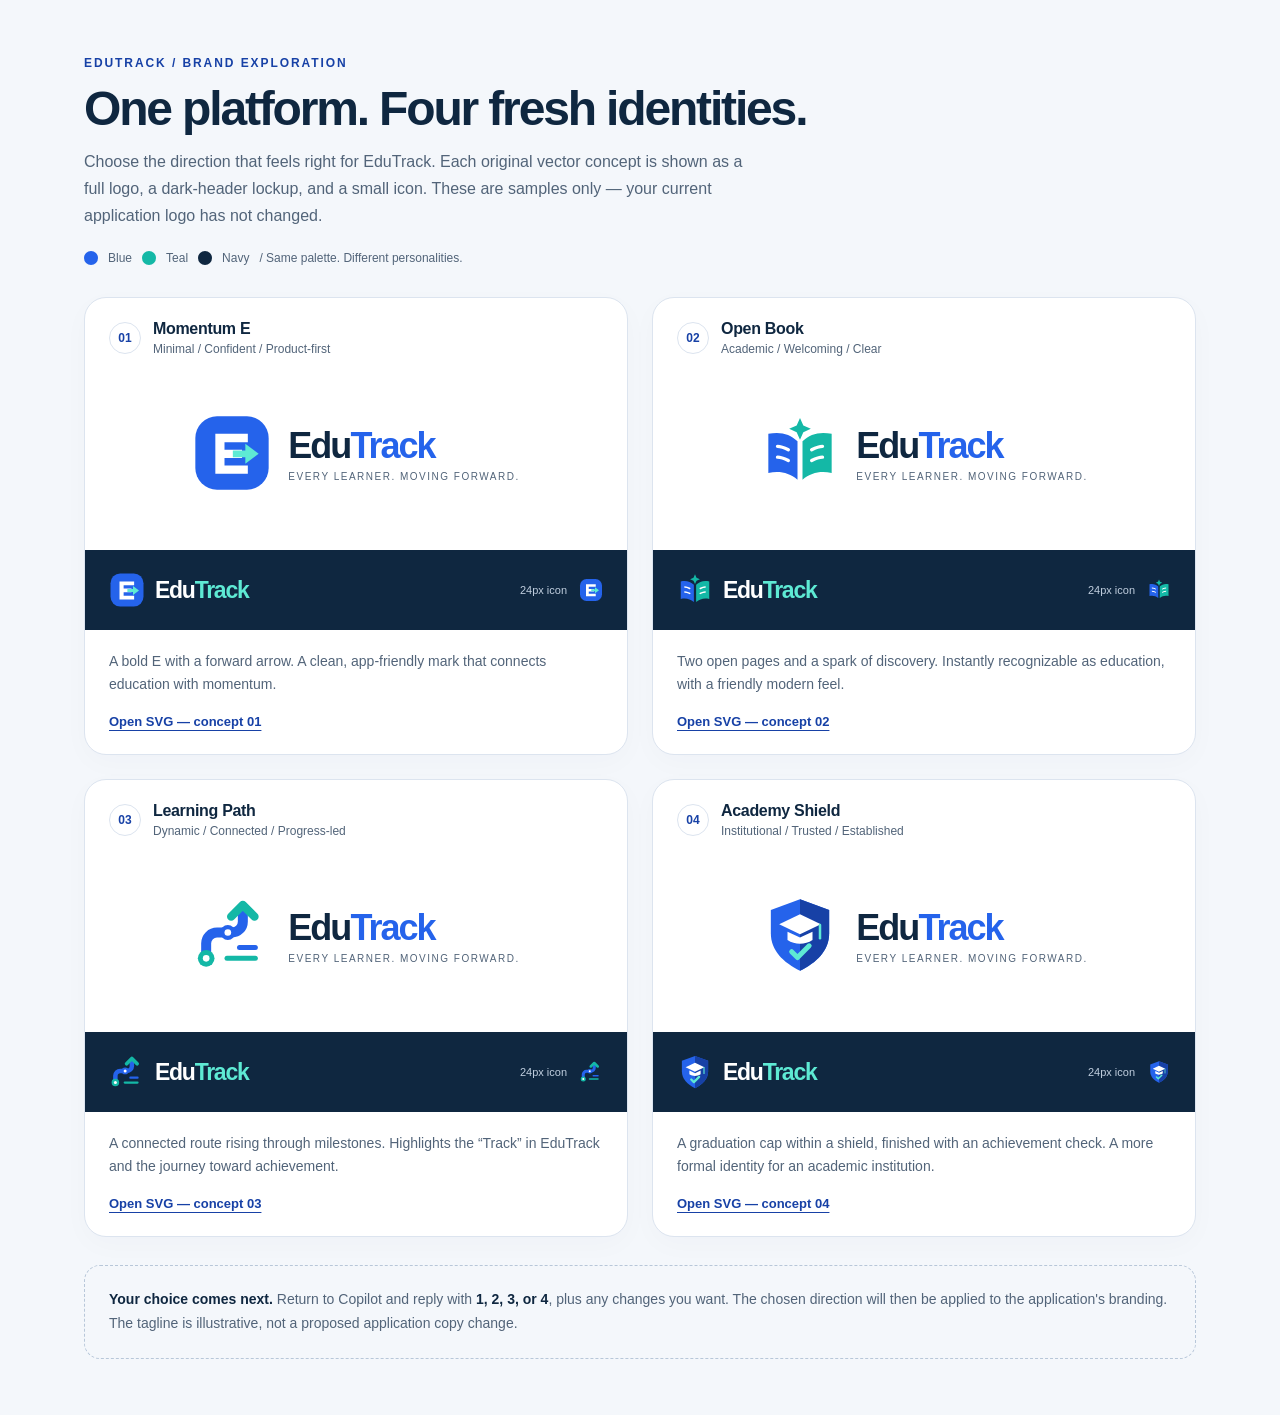
<file: EduTrack.Web/wwwroot/logo-concepts/index.html>
<!DOCTYPE html>
<html lang="en">
<head>
    <meta charset="utf-8">
    <meta name="viewport" content="width=device-width, initial-scale=1">
    <meta name="color-scheme" content="light">
    <title>EduTrack — Logo Concepts</title>
    <style>
        * { box-sizing: border-box; }
        body { margin: 0; background: #f4f7fb; color: #0f2740; font-family: "Segoe UI", Arial, sans-serif; }
        main { max-width: 1160px; margin: auto; padding: 56px 24px; }
        .eyebrow { color: #1741a6; font-size: 12px; font-weight: 700; letter-spacing: .16em; text-transform: uppercase; }
        h1 { margin: 12px 0; font-size: clamp(30px, 5vw, 48px); letter-spacing: -.045em; line-height: 1.12; }
        .intro { max-width: 680px; margin: 0; color: #526479; line-height: 1.7; }
        .palette { display: flex; align-items: center; flex-wrap: wrap; gap: 10px; margin: 22px 0 32px; font-size: 12px; color: #526479; }
        .swatch { display: inline-block; width: 14px; height: 14px; border-radius: 50%; }
        .blue { background: #2563eb; }
        .teal { background: #14b8a6; }
        .navy { background: #0f2740; }
        .grid { display: grid; grid-template-columns: repeat(2, minmax(0, 1fr)); gap: 24px; }
        article { overflow: hidden; background: white; border: 1px solid #dce4ef; border-radius: 22px; box-shadow: 0 8px 28px #0f274006; }
        .card-heading { display: flex; align-items: center; gap: 12px; padding: 22px 24px 0; }
        .number { display: grid; place-items: center; width: 32px; height: 32px; flex: 0 0 auto; border: 1px solid #dce4ef; border-radius: 50%; color: #1741a6; font-size: 12px; font-weight: 700; }
        h2 { margin: 0; font-size: 16px; letter-spacing: -.02em; }
        .category { margin: 4px 0 0; font-size: 12px; color: #526479; }
        .hero { display: flex; align-items: center; justify-content: center; gap: 16px; min-height: 194px; padding: 28px 20px; }
        .hero img { width: 80px; height: 80px; flex: 0 0 auto; }
        .wordmark { font-size: 36px; font-weight: 750; letter-spacing: -.055em; white-space: nowrap; }
        .wordmark span { color: #2563eb; }
        .tagline { margin-top: 4px; color: #526479; font-size: 10px; letter-spacing: .15em; text-transform: uppercase; }
        .dark { display: flex; align-items: center; justify-content: space-between; flex-wrap: wrap; gap: 16px; background: #0f2740; padding: 22px 24px; }
        .compact { display: flex; align-items: center; gap: 10px; }
        .compact img { width: 36px; height: 36px; }
        .compact .wordmark { color: white; font-size: 23px; }
        .compact .wordmark span { color: #5eead4; }
        .micro { display: flex; align-items: center; gap: 12px; color: #c0cede; font-size: 11px; }
        .micro img { width: 24px; height: 24px; }
        .details { padding: 20px 24px 24px; }
        .details p { min-height: 48px; margin: 0 0 14px; color: #526479; font-size: 14px; line-height: 1.65; }
        a { color: #1741a6; font-size: 13px; font-weight: 650; text-underline-offset: 4px; }
        a:hover { color: #0f2740; }
        a:focus-visible { outline: 3px solid #2563eb; outline-offset: 5px; border-radius: 2px; }
        footer { margin-top: 28px; padding: 22px 24px; border: 1px dashed #b8c7d9; border-radius: 16px; color: #526479; font-size: 14px; line-height: 1.7; }
        footer strong { color: #0f2740; }
        @media (max-width: 720px) {
            main { padding: 32px 16px; }
            .grid { grid-template-columns: 1fr; }
            .hero img { width: 64px; height: 64px; }
            .wordmark { font-size: 32px; }
        }
        @media (prefers-reduced-motion: no-preference) {
            article { transition: box-shadow .2s ease; }
            article:hover { box-shadow: 0 12px 34px #0f274012; }
        }
        @media print {
            main { padding: 0; }
            article { break-inside: avoid; box-shadow: none; }
            .dark { print-color-adjust: exact; -webkit-print-color-adjust: exact; }
        }
    </style>
</head>
<body>
    <main>
        <header>
            <div class="eyebrow">EduTrack / Brand exploration</div>
            <h1>One platform. Four fresh identities.</h1>
            <p class="intro">Choose the direction that feels right for EduTrack. Each original vector concept is shown as a full logo, a dark-header lockup, and a small icon. These are samples only — your current application logo has not changed.</p>
            <div class="palette" aria-label="Shared brand palette: blue, teal, and navy">
                <span class="swatch blue" aria-hidden="true"></span> Blue
                <span class="swatch teal" aria-hidden="true"></span> Teal
                <span class="swatch navy" aria-hidden="true"></span> Navy
                <span> / Same palette. Different personalities.</span>
            </div>
        </header>
        <section class="grid" aria-label="Four logo concepts">
            <article aria-labelledby="concept-1">
                <div class="card-heading"><span class="number">01</span><div><h2 id="concept-1">Momentum E</h2><p class="category">Minimal / Confident / Product-first</p></div></div>
                <div class="hero"><img src="momentum-e.svg" alt="Geometric E with a forward arrow"><div><div class="wordmark">Edu<span>Track</span></div><div class="tagline">Every learner. Moving forward.</div></div></div>
                <div class="dark"><div class="compact"><img src="momentum-e.svg" alt=""><span class="wordmark">Edu<span>Track</span></span></div><div class="micro"><span>24px icon</span><img src="momentum-e.svg" alt="Momentum E at 24 pixels"></div></div>
                <div class="details"><p>A bold E with a forward arrow. A clean, app-friendly mark that connects education with momentum.</p><a href="momentum-e.svg" target="_blank" rel="noopener">Open SVG — concept 01</a></div>
            </article>
            <article aria-labelledby="concept-2">
                <div class="card-heading"><span class="number">02</span><div><h2 id="concept-2">Open Book</h2><p class="category">Academic / Welcoming / Clear</p></div></div>
                <div class="hero"><img src="open-book.svg" alt="Blue and teal open book with a learning spark"><div><div class="wordmark">Edu<span>Track</span></div><div class="tagline">Every learner. Moving forward.</div></div></div>
                <div class="dark"><div class="compact"><img src="open-book.svg" alt=""><span class="wordmark">Edu<span>Track</span></span></div><div class="micro"><span>24px icon</span><img src="open-book.svg" alt="Open Book at 24 pixels"></div></div>
                <div class="details"><p>Two open pages and a spark of discovery. Instantly recognizable as education, with a friendly modern feel.</p><a href="open-book.svg" target="_blank" rel="noopener">Open SVG — concept 02</a></div>
            </article>
            <article aria-labelledby="concept-3">
                <div class="card-heading"><span class="number">03</span><div><h2 id="concept-3">Learning Path</h2><p class="category">Dynamic / Connected / Progress-led</p></div></div>
                <div class="hero"><img src="learning-path.svg" alt="Rising track with milestones and an upward arrow"><div><div class="wordmark">Edu<span>Track</span></div><div class="tagline">Every learner. Moving forward.</div></div></div>
                <div class="dark"><div class="compact"><img src="learning-path.svg" alt=""><span class="wordmark">Edu<span>Track</span></span></div><div class="micro"><span>24px icon</span><img src="learning-path.svg" alt="Learning Path at 24 pixels"></div></div>
                <div class="details"><p>A connected route rising through milestones. Highlights the “Track” in EduTrack and the journey toward achievement.</p><a href="learning-path.svg" target="_blank" rel="noopener">Open SVG — concept 03</a></div>
            </article>
            <article aria-labelledby="concept-4">
                <div class="card-heading"><span class="number">04</span><div><h2 id="concept-4">Academy Shield</h2><p class="category">Institutional / Trusted / Established</p></div></div>
                <div class="hero"><img src="academy-shield.svg" alt="Academic shield with a graduation cap and achievement check"><div><div class="wordmark">Edu<span>Track</span></div><div class="tagline">Every learner. Moving forward.</div></div></div>
                <div class="dark"><div class="compact"><img src="academy-shield.svg" alt=""><span class="wordmark">Edu<span>Track</span></span></div><div class="micro"><span>24px icon</span><img src="academy-shield.svg" alt="Academy Shield at 24 pixels"></div></div>
                <div class="details"><p>A graduation cap within a shield, finished with an achievement check. A more formal identity for an academic institution.</p><a href="academy-shield.svg" target="_blank" rel="noopener">Open SVG — concept 04</a></div>
            </article>
        </section>
        <footer><strong>Your choice comes next.</strong> Return to Copilot and reply with <strong>1, 2, 3, or 4</strong>, plus any changes you want. The chosen direction will then be applied to the application's branding. The tagline is illustrative, not a proposed application copy change.</footer>
    </main>
</body>
</html>
</file>
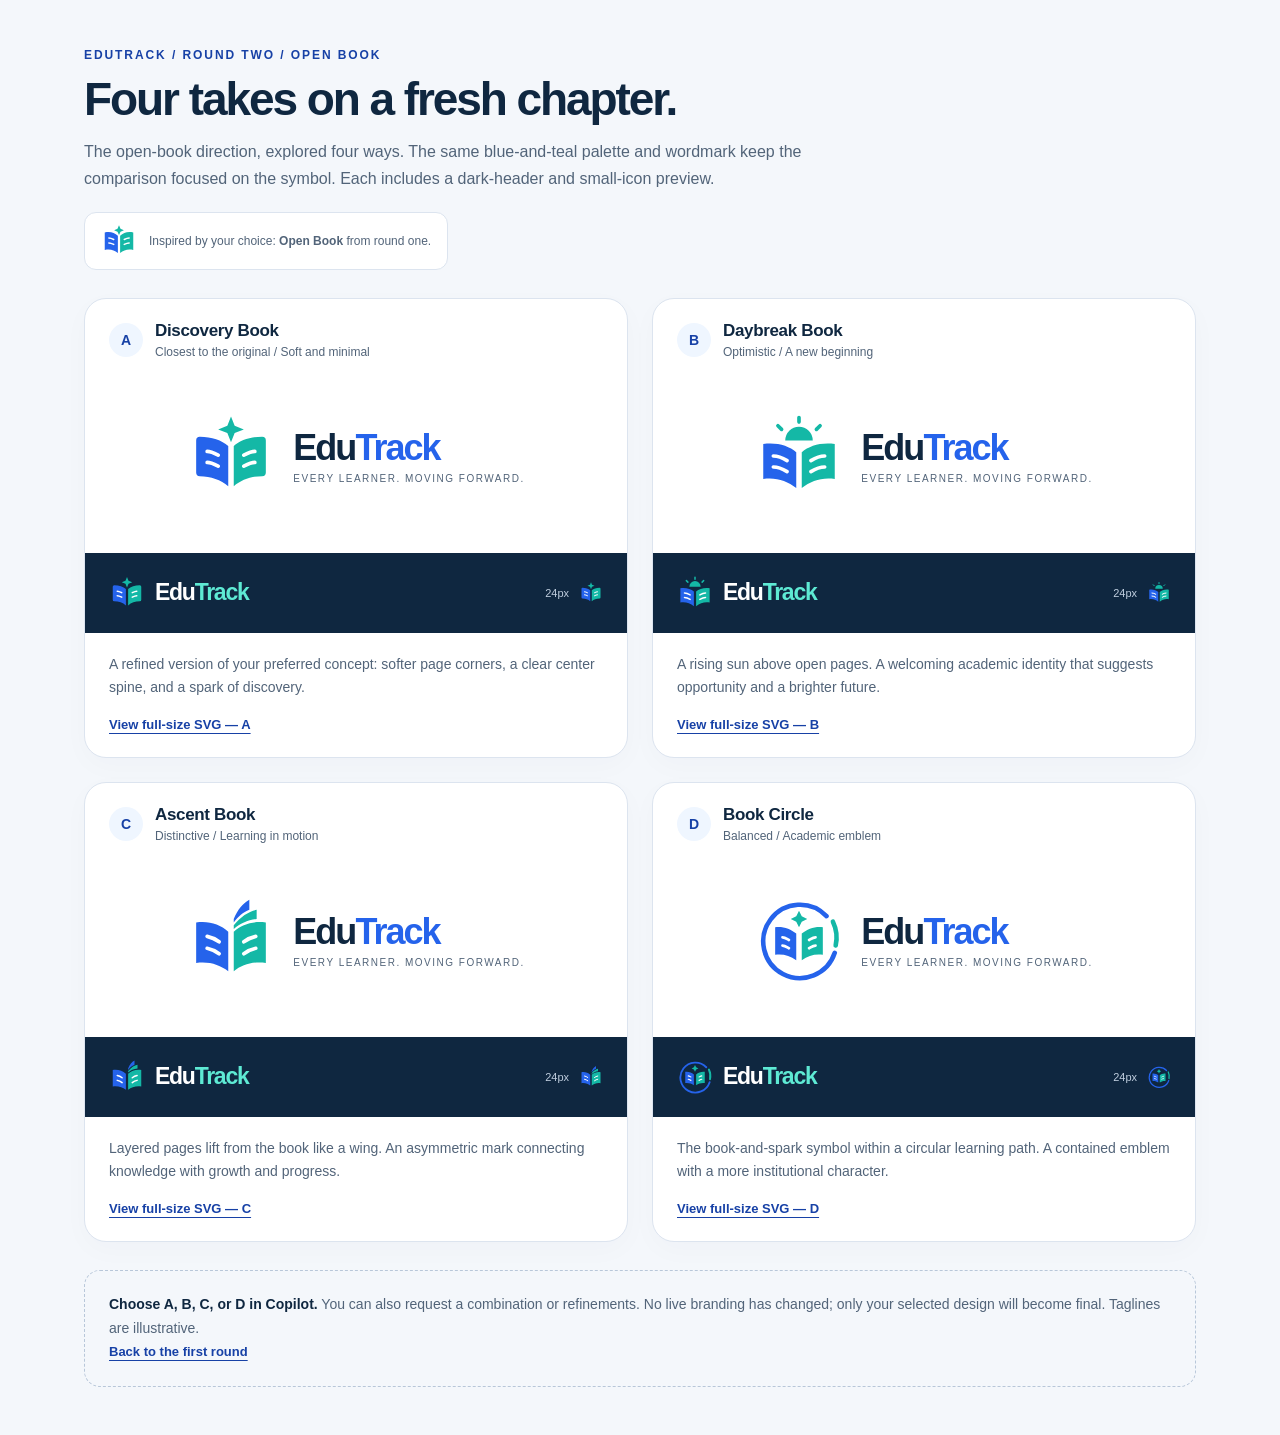
<file: EduTrack.Web/wwwroot/logo-concepts/book-variations/index.html>
<!DOCTYPE html>
<html lang="en">
<head>
    <meta charset="utf-8">
    <meta name="viewport" content="width=device-width, initial-scale=1">
    <meta name="color-scheme" content="light">
    <title>EduTrack — Open Book Logo Variations</title>
    <style>
        * { box-sizing: border-box; }
        body { margin: 0; background: #f4f7fb; color: #0f2740; font-family: "Segoe UI", Arial, sans-serif; }
        main { max-width: 1160px; margin: auto; padding: 48px 24px; }
        .eyebrow { color: #1741a6; font-size: 12px; font-weight: 700; letter-spacing: .16em; text-transform: uppercase; }
        h1 { margin: 12px 0; font-size: clamp(30px, 5vw, 46px); letter-spacing: -.045em; line-height: 1.12; }
        .intro { max-width: 730px; color: #526479; line-height: 1.7; margin: 0 0 20px; }
        .reference { display: inline-flex; align-items: center; gap: 12px; padding: 10px 16px; margin-bottom: 28px; background: white; border: 1px solid #dce4ef; border-radius: 12px; color: #526479; font-size: 12px; }
        .reference img { width: 36px; height: 36px; }
        .grid { display: grid; grid-template-columns: repeat(2, minmax(0, 1fr)); gap: 24px; }
        article { overflow: hidden; background: white; border: 1px solid #dce4ef; border-radius: 22px; box-shadow: 0 8px 28px #0f274006; }
        .heading { display: flex; align-items: center; gap: 12px; padding: 22px 24px 0; }
        .number { display: grid; place-items: center; width: 34px; height: 34px; flex: 0 0 auto; background: #eff6ff; border-radius: 50%; color: #1741a6; font-size: 14px; font-weight: 700; }
        h2 { margin: 0; font-size: 17px; letter-spacing: -.02em; }
        .category { margin: 4px 0 0; font-size: 12px; color: #526479; }
        .hero { display: flex; align-items: center; justify-content: center; gap: 18px; min-height: 194px; padding: 26px 20px; }
        .hero img { width: 88px; height: 88px; flex: 0 0 auto; }
        .wordmark { font-size: 36px; font-weight: 750; letter-spacing: -.055em; white-space: nowrap; }
        .wordmark span { color: #2563eb; }
        .tagline { margin-top: 4px; color: #526479; font-size: 10px; letter-spacing: .15em; text-transform: uppercase; }
        .dark { display: flex; align-items: center; justify-content: space-between; flex-wrap: wrap; gap: 16px; background: #0f2740; padding: 22px 24px; }
        .compact { display: flex; align-items: center; gap: 10px; }
        .compact img { width: 36px; height: 36px; }
        .compact .wordmark { color: white; font-size: 23px; }
        .compact .wordmark span { color: #5eead4; }
        .micro { display: flex; align-items: center; gap: 10px; color: #c0cede; font-size: 11px; }
        .micro img { width: 24px; height: 24px; }
        .details { padding: 20px 24px 24px; }
        .details p { min-height: 48px; margin: 0 0 14px; color: #526479; font-size: 14px; line-height: 1.65; }
        a { color: #1741a6; font-size: 13px; font-weight: 650; text-underline-offset: 4px; }
        a:focus-visible { outline: 3px solid #2563eb; outline-offset: 5px; border-radius: 2px; }
        footer { margin-top: 28px; padding: 22px 24px; border: 1px dashed #b8c7d9; border-radius: 16px; color: #526479; font-size: 14px; line-height: 1.7; }
        footer strong { color: #0f2740; }
        @media (max-width: 720px) {
            main { padding: 30px 16px; }
            .grid { grid-template-columns: 1fr; }
            .hero img { width: 70px; height: 70px; }
            .wordmark { font-size: 30px; }
            .hero { gap: 12px; }
        }
        @media print {
            main { padding: 0; }
            article { break-inside: avoid; box-shadow: none; }
            .dark { print-color-adjust: exact; -webkit-print-color-adjust: exact; }
        }
    </style>
</head>
<body>
    <main>
        <header>
            <div class="eyebrow">EduTrack / Round two / Open book</div>
            <h1>Four takes on a fresh chapter.</h1>
            <p class="intro">The open-book direction, explored four ways. The same blue-and-teal palette and wordmark keep the comparison focused on the symbol. Each includes a dark-header and small-icon preview.</p>
            <div class="reference"><img src="../open-book.svg" alt="Original Open Book concept"><span>Inspired by your choice: <strong>Open Book</strong> from round one.</span></div>
        </header>
        <section class="grid" aria-label="Four open-book variations">
            <article aria-labelledby="concept-a">
                <div class="heading"><span class="number">A</span><div><h2 id="concept-a">Discovery Book</h2><p class="category">Closest to the original / Soft and minimal</p></div></div>
                <div class="hero"><img src="discovery.svg" alt="Rounded open book beneath a teal spark"><div><div class="wordmark">Edu<span>Track</span></div><div class="tagline">Every learner. Moving forward.</div></div></div>
                <div class="dark"><div class="compact"><img src="discovery.svg" alt=""><span class="wordmark">Edu<span>Track</span></span></div><div class="micro"><span>24px</span><img src="discovery.svg" alt="Discovery Book at 24 pixels"></div></div>
                <div class="details"><p>A refined version of your preferred concept: softer page corners, a clear center spine, and a spark of discovery.</p><a href="discovery.svg" target="_blank" rel="noopener">View full-size SVG — A</a></div>
            </article>
            <article aria-labelledby="concept-b">
                <div class="heading"><span class="number">B</span><div><h2 id="concept-b">Daybreak Book</h2><p class="category">Optimistic / A new beginning</p></div></div>
                <div class="hero"><img src="daybreak.svg" alt="A teal sunrise above an open book"><div><div class="wordmark">Edu<span>Track</span></div><div class="tagline">Every learner. Moving forward.</div></div></div>
                <div class="dark"><div class="compact"><img src="daybreak.svg" alt=""><span class="wordmark">Edu<span>Track</span></span></div><div class="micro"><span>24px</span><img src="daybreak.svg" alt="Daybreak Book at 24 pixels"></div></div>
                <div class="details"><p>A rising sun above open pages. A welcoming academic identity that suggests opportunity and a brighter future.</p><a href="daybreak.svg" target="_blank" rel="noopener">View full-size SVG — B</a></div>
            </article>
            <article aria-labelledby="concept-c">
                <div class="heading"><span class="number">C</span><div><h2 id="concept-c">Ascent Book</h2><p class="category">Distinctive / Learning in motion</p></div></div>
                <div class="hero"><img src="ascent.svg" alt="An open book with layered pages rising upward"><div><div class="wordmark">Edu<span>Track</span></div><div class="tagline">Every learner. Moving forward.</div></div></div>
                <div class="dark"><div class="compact"><img src="ascent.svg" alt=""><span class="wordmark">Edu<span>Track</span></span></div><div class="micro"><span>24px</span><img src="ascent.svg" alt="Ascent Book at 24 pixels"></div></div>
                <div class="details"><p>Layered pages lift from the book like a wing. An asymmetric mark connecting knowledge with growth and progress.</p><a href="ascent.svg" target="_blank" rel="noopener">View full-size SVG — C</a></div>
            </article>
            <article aria-labelledby="concept-d">
                <div class="heading"><span class="number">D</span><div><h2 id="concept-d">Book Circle</h2><p class="category">Balanced / Academic emblem</p></div></div>
                <div class="hero"><img src="circle.svg" alt="An open book and spark enclosed by a blue and teal circle"><div><div class="wordmark">Edu<span>Track</span></div><div class="tagline">Every learner. Moving forward.</div></div></div>
                <div class="dark"><div class="compact"><img src="circle.svg" alt=""><span class="wordmark">Edu<span>Track</span></span></div><div class="micro"><span>24px</span><img src="circle.svg" alt="Book Circle at 24 pixels"></div></div>
                <div class="details"><p>The book-and-spark symbol within a circular learning path. A contained emblem with a more institutional character.</p><a href="circle.svg" target="_blank" rel="noopener">View full-size SVG — D</a></div>
            </article>
        </section>
        <footer><strong>Choose A, B, C, or D in Copilot.</strong> You can also request a combination or refinements. No live branding has changed; only your selected design will become final. Taglines are illustrative.<br><a href="../index.html">Back to the first round</a></footer>
    </main>
</body>
</html>
</file>
